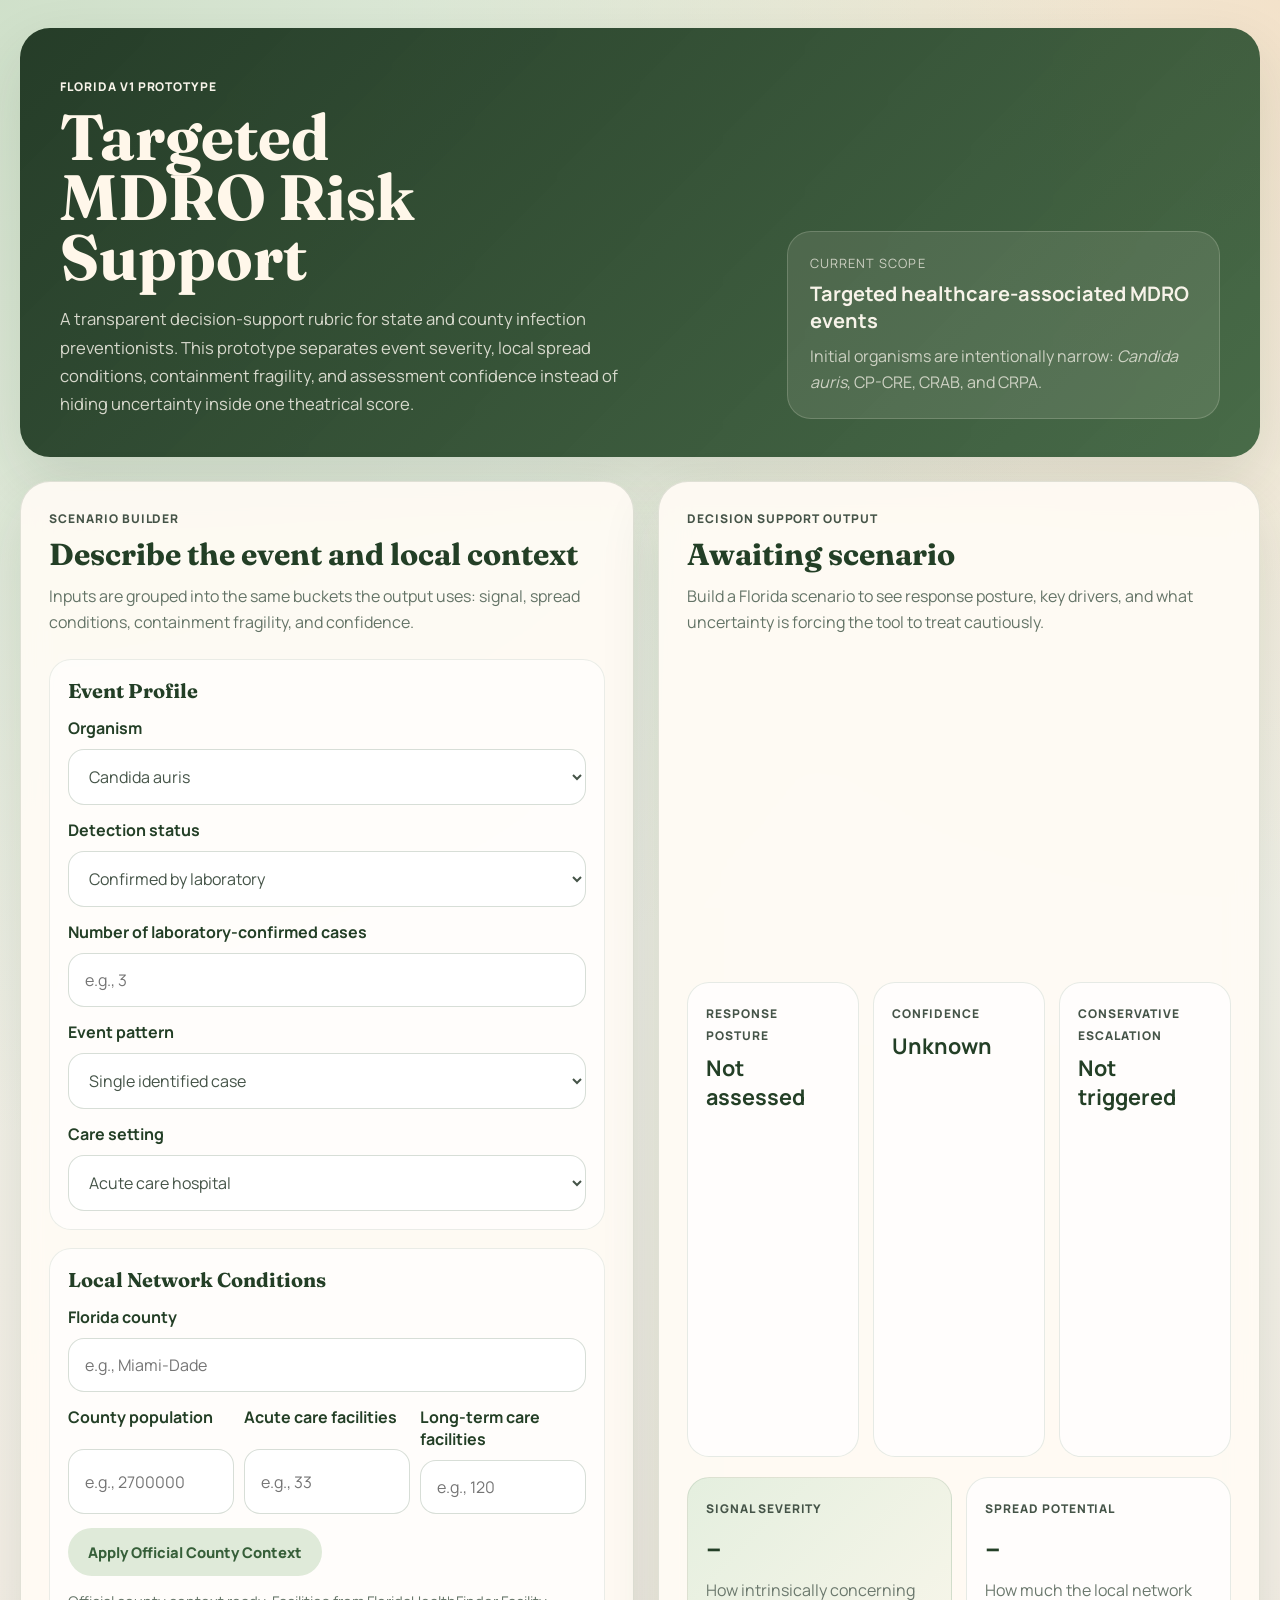
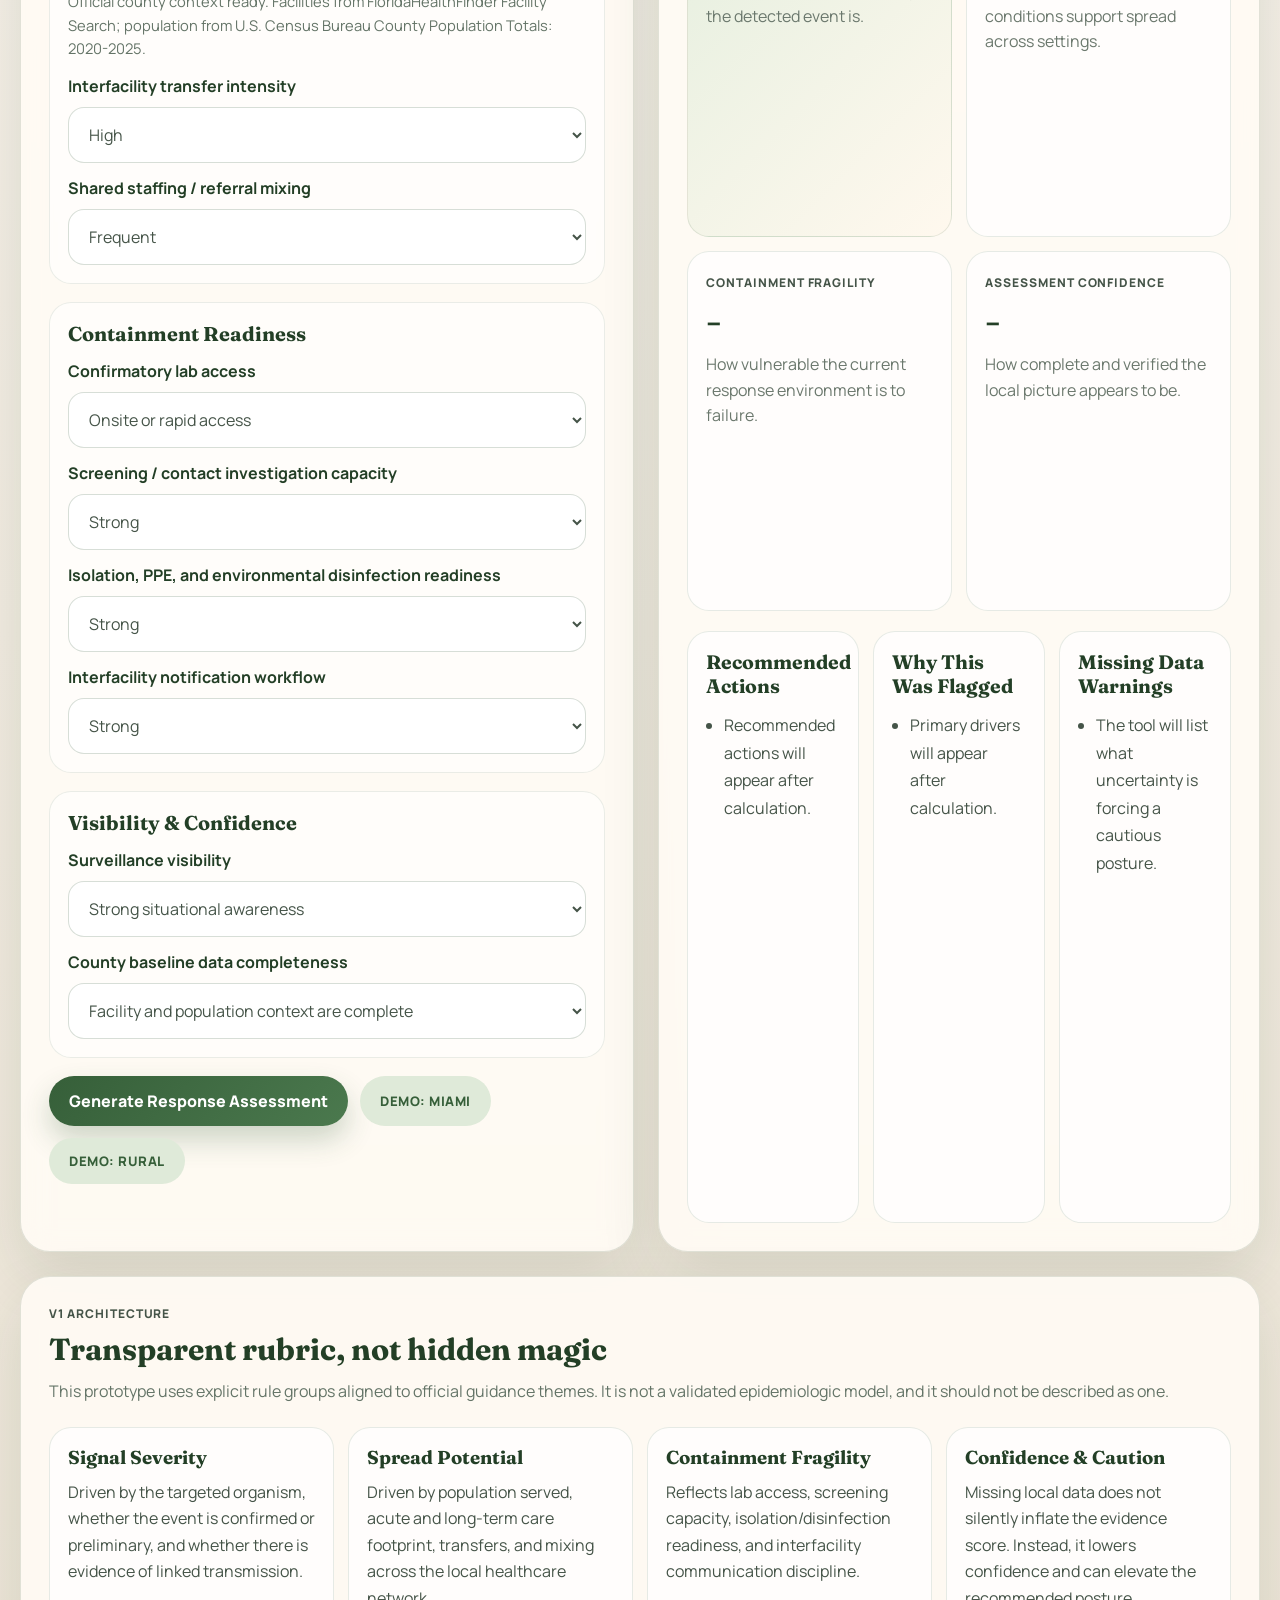
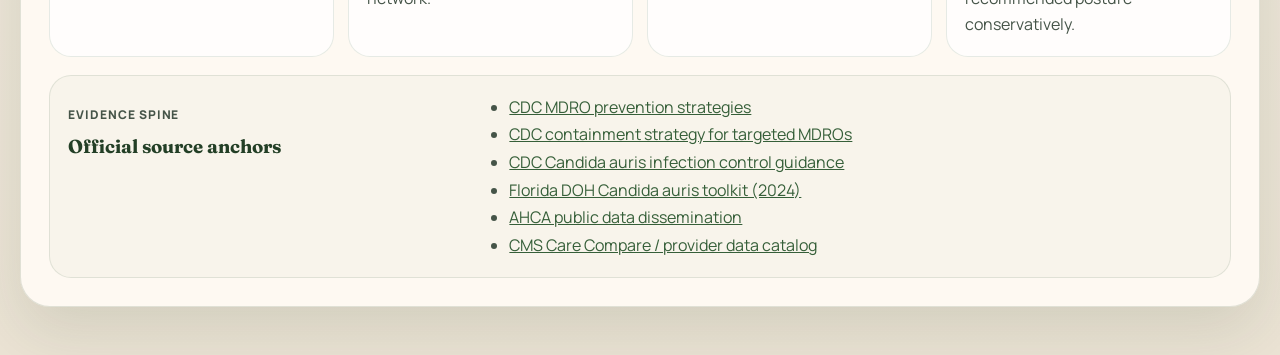
<file: index.html>
<!DOCTYPE html>
<html lang="en">
<head>
  <meta charset="UTF-8">
  <meta name="viewport" content="width=device-width, initial-scale=1.0">
  <title>Florida Targeted MDRO Risk Support</title>
  <meta
    name="description"
    content="Florida-focused decision-support prototype for targeted MDRO infection prevention response."
  >
  <link rel="icon" href="data:image/svg+xml,%3Csvg xmlns='http://www.w3.org/2000/svg' viewBox='0 0 64 64'%3E%3Crect width='64' height='64' rx='14' fill='%23233f26'/%3E%3Cpath d='M18 18h28v8H18zm0 12h18v8H18zm0 12h28v8H18z' fill='%23f7f3e9'/%3E%3C/svg%3E">
  <link rel="preconnect" href="https://fonts.googleapis.com">
  <link rel="preconnect" href="https://fonts.gstatic.com" crossorigin>
  <link
    href="https://fonts.googleapis.com/css2?family=Fraunces:opsz,wght@9..144,600;9..144,700&family=Manrope:wght@400;500;600;700;800&display=swap"
    rel="stylesheet"
  >
  <link rel="stylesheet" href="./styles.css">
</head>
<body>
  <div class="page-shell">
    <header class="hero">
      <div class="hero-copy-wrap">
        <p class="eyebrow">Florida V1 Prototype</p>
        <h1>Targeted MDRO Risk Support</h1>
        <p class="hero-copy">
          A transparent decision-support rubric for state and county infection preventionists. This
          prototype separates event severity, local spread conditions, containment fragility, and
          assessment confidence instead of hiding uncertainty inside one theatrical score.
        </p>
      </div>
      <div class="hero-note">
        <p class="hero-note-label">Current Scope</p>
        <strong>Targeted healthcare-associated MDRO events</strong>
        <p>
          Initial organisms are intentionally narrow: <em>Candida auris</em>, CP-CRE, CRAB, and CRPA.
        </p>
      </div>
    </header>

    <main class="content-grid">
      <section class="panel form-panel">
        <div class="panel-heading">
          <p class="section-tag">Scenario Builder</p>
          <h2>Describe the event and local context</h2>
          <p>
            Inputs are grouped into the same buckets the output uses: signal, spread conditions,
            containment fragility, and confidence.
          </p>
        </div>

        <form id="risk-form" novalidate>
          <div class="form-section">
            <h3>Event Profile</h3>

            <label class="field">
              <span>Organism</span>
              <select id="organism" name="organism">
                <option value="candida-auris">Candida auris</option>
                <option value="cp-cre">Carbapenemase-producing Enterobacterales (CP-CRE)</option>
                <option value="crab">Carbapenem-resistant Acinetobacter baumannii (CRAB)</option>
                <option value="crpa">Carbapenem-resistant Pseudomonas aeruginosa (CRPA)</option>
              </select>
            </label>

            <label class="field">
              <span>Detection status</span>
              <select id="detection-status" name="detectionStatus">
                <option value="confirmed">Confirmed by laboratory</option>
                <option value="suspected">Suspected or preliminary identification</option>
                <option value="screening">Colonization/screening positive</option>
              </select>
            </label>

            <label class="field">
              <span>Number of laboratory-confirmed cases</span>
              <input
                id="confirmed-case-count"
                name="confirmedCaseCount"
                type="number"
                min="0"
                step="1"
                placeholder="e.g., 3"
              >
            </label>

            <label class="field">
              <span>Event pattern</span>
              <select id="event-pattern" name="eventPattern">
                <option value="single">Single identified case</option>
                <option value="epi-link">Two or more epidemiologically linked cases</option>
                <option value="facility-transmission">Evidence of ongoing facility transmission</option>
              </select>
            </label>

            <label class="field">
              <span>Care setting</span>
              <select id="setting-type" name="settingType">
                <option value="acute">Acute care hospital</option>
                <option value="ltc">Nursing home / long-term care</option>
                <option value="ltach">LTACH / ventilator-capable post-acute</option>
                <option value="dialysis">Outpatient dialysis</option>
                <option value="mixed">Multiple linked settings</option>
              </select>
            </label>
          </div>

          <div class="form-section">
            <h3>Local Network Conditions</h3>

            <label class="field">
              <span>Florida county</span>
              <input id="county" name="county" type="text" list="county-list" placeholder="e.g., Miami-Dade">
            </label>
            <datalist id="county-list"></datalist>

            <div class="field-grid">
              <label class="field">
                <span>County population</span>
                <input id="population" name="population" type="number" min="0" step="1" placeholder="e.g., 2700000">
              </label>

              <label class="field">
                <span>Acute care facilities</span>
                <input id="acute-care" name="acuteCare" type="number" min="0" step="1" placeholder="e.g., 33">
              </label>

              <label class="field">
                <span>Long-term care facilities</span>
                <input id="long-term-care" name="longTermCare" type="number" min="0" step="1" placeholder="e.g., 120">
              </label>
            </div>

            <div class="context-actions">
              <button type="button" class="ghost-button small-button" id="context-button">Apply Official County Context</button>
            </div>
            <p class="context-note" id="context-note">
              Official county context can autofill population from the U.S. Census Bureau and facility counts from FloridaHealthFinder.
            </p>

            <label class="field">
              <span>Interfacility transfer intensity</span>
              <select id="transfer-intensity" name="transferIntensity">
                <option value="high">High</option>
                <option value="medium">Moderate</option>
                <option value="low">Low</option>
                <option value="unknown">Unknown</option>
              </select>
            </label>

            <label class="field">
              <span>Shared staffing / referral mixing</span>
              <select id="shared-staffing" name="sharedStaffing">
                <option value="frequent">Frequent</option>
                <option value="some">Some</option>
                <option value="limited">Limited</option>
                <option value="unknown">Unknown</option>
              </select>
            </label>
          </div>

          <div class="form-section">
            <h3>Containment Readiness</h3>

            <label class="field">
              <span>Confirmatory lab access</span>
              <select id="lab-access" name="labAccess">
                <option value="onsite">Onsite or rapid access</option>
                <option value="state">State/public health lab route available</option>
                <option value="limited">Limited or delayed access</option>
                <option value="unknown">Unknown</option>
              </select>
            </label>

            <label class="field">
              <span>Screening / contact investigation capacity</span>
              <select id="screening-capacity" name="screeningCapacity">
                <option value="strong">Strong</option>
                <option value="partial">Partial</option>
                <option value="weak">Weak</option>
                <option value="unknown">Unknown</option>
              </select>
            </label>

            <label class="field">
              <span>Isolation, PPE, and environmental disinfection readiness</span>
              <select id="ipc-readiness" name="ipcReadiness">
                <option value="strong">Strong</option>
                <option value="partial">Partial</option>
                <option value="weak">Weak</option>
                <option value="unknown">Unknown</option>
              </select>
            </label>

            <label class="field">
              <span>Interfacility notification workflow</span>
              <select id="notification-workflow" name="notificationWorkflow">
                <option value="strong">Strong</option>
                <option value="partial">Partial</option>
                <option value="weak">Weak</option>
                <option value="unknown">Unknown</option>
              </select>
            </label>
          </div>

          <div class="form-section">
            <h3>Visibility & Confidence</h3>

            <label class="field">
              <span>Surveillance visibility</span>
              <select id="visibility" name="visibility">
                <option value="strong">Strong situational awareness</option>
                <option value="partial">Partial visibility</option>
                <option value="weak">Weak visibility</option>
                <option value="unknown">Unknown</option>
              </select>
            </label>

            <label class="field">
              <span>County baseline data completeness</span>
              <select id="baseline-completeness" name="baselineCompleteness">
                <option value="strong">Facility and population context are complete</option>
                <option value="partial">Some local context is missing</option>
                <option value="weak">Most local context is missing</option>
              </select>
            </label>
          </div>

          <div class="actions">
            <button type="submit" class="primary-button">Generate Response Assessment</button>
            <button type="button" class="ghost-button demo-button" id="urban-sample-button">Demo: Miami</button>
            <button type="button" class="ghost-button demo-button" id="rural-sample-button">Demo: Rural</button>
          </div>

          <p id="form-message" class="form-message" aria-live="polite"></p>
        </form>
      </section>

      <section class="panel results-panel" aria-live="polite">
        <div class="results-header">
          <p class="section-tag">Decision Support Output</p>
          <h2 id="risk-title">Awaiting scenario</h2>
          <p id="risk-summary">
            Build a Florida scenario to see response posture, key drivers, and what uncertainty is
            forcing the tool to treat cautiously.
          </p>
        </div>

        <div class="badge-row">
          <article class="status-chip">
            <span>Response posture</span>
            <strong id="response-posture">Not assessed</strong>
          </article>
          <article class="status-chip">
            <span>Confidence</span>
            <strong id="confidence-label">Unknown</strong>
          </article>
          <article class="status-chip">
            <span>Conservative escalation</span>
            <strong id="escalation-label">Not triggered</strong>
          </article>
        </div>

        <div class="metric-grid metric-grid-wide">
          <article class="metric-card metric-card-emphasis">
            <span>Signal severity</span>
            <strong id="metric-signal">--</strong>
            <p>How intrinsically concerning the detected event is.</p>
          </article>
          <article class="metric-card">
            <span>Spread potential</span>
            <strong id="metric-spread">--</strong>
            <p>How much the local network conditions support spread across settings.</p>
          </article>
          <article class="metric-card">
            <span>Containment fragility</span>
            <strong id="metric-fragility">--</strong>
            <p>How vulnerable the current response environment is to failure.</p>
          </article>
          <article class="metric-card">
            <span>Assessment confidence</span>
            <strong id="metric-confidence">--</strong>
            <p>How complete and verified the local picture appears to be.</p>
          </article>
        </div>

        <div class="insight-layout insight-layout-wide">
          <article class="insight-card">
            <h3>Recommended Actions</h3>
            <ul id="action-list">
              <li>Recommended actions will appear after calculation.</li>
            </ul>
          </article>

          <article class="insight-card">
            <h3>Why This Was Flagged</h3>
            <ul id="driver-list">
              <li>Primary drivers will appear after calculation.</li>
            </ul>
          </article>

          <article class="insight-card">
            <h3>Missing Data Warnings</h3>
            <ul id="warning-list">
              <li>The tool will list what uncertainty is forcing a cautious posture.</li>
            </ul>
          </article>
        </div>
      </section>

      <section class="panel methodology-panel">
        <div class="panel-heading">
          <p class="section-tag">V1 Architecture</p>
          <h2>Transparent rubric, not hidden magic</h2>
          <p>
            This prototype uses explicit rule groups aligned to official guidance themes. It is not a
            validated epidemiologic model, and it should not be described as one.
          </p>
        </div>

        <div class="methodology-list methodology-list-wide">
          <article>
            <h3>Signal Severity</h3>
            <p>
              Driven by the targeted organism, whether the event is confirmed or preliminary, and
              whether there is evidence of linked transmission.
            </p>
          </article>
          <article>
            <h3>Spread Potential</h3>
            <p>
              Driven by population served, acute and long-term care footprint, transfers, and mixing
              across the local healthcare network.
            </p>
          </article>
          <article>
            <h3>Containment Fragility</h3>
            <p>
              Reflects lab access, screening capacity, isolation/disinfection readiness, and
              interfacility communication discipline.
            </p>
          </article>
          <article>
            <h3>Confidence & Caution</h3>
            <p>
              Missing local data does not silently inflate the evidence score. Instead, it lowers
              confidence and can elevate the recommended posture conservatively.
            </p>
          </article>
        </div>

        <div class="source-panel">
          <div>
            <p class="section-tag">Evidence Spine</p>
            <h3>Official source anchors</h3>
          </div>
          <ul class="source-list">
            <li><a href="https://www.cdc.gov/healthcare-associated-infections/php/preventing-mdros/mdro-prevention-strategies.html" target="_blank" rel="noreferrer">CDC MDRO prevention strategies</a></li>
            <li><a href="https://www.cdc.gov/healthcare-associated-infections/php/preventing-mdros/mdro-containment-strategy.html" target="_blank" rel="noreferrer">CDC containment strategy for targeted MDROs</a></li>
            <li><a href="https://www.cdc.gov/candida-auris/hcp/infection-control/index.html" target="_blank" rel="noreferrer">CDC Candida auris infection control guidance</a></li>
            <li><a href="https://www.floridahealth.gov/diseases-and-conditions/health-care-associated-infections/_documents/candida-auris-toolkit.pdf" target="_blank" rel="noreferrer">Florida DOH Candida auris toolkit (2024)</a></li>
            <li><a href="https://ahca.myflorida.com/schs/DataD/DataD.shtml" target="_blank" rel="noreferrer">AHCA public data dissemination</a></li>
            <li><a href="https://data.cms.gov/provider-data/" target="_blank" rel="noreferrer">CMS Care Compare / provider data catalog</a></li>
          </ul>
        </div>
      </section>
    </main>
  </div>

  <script src="./app.js"></script>
</body>
</html>
</file>
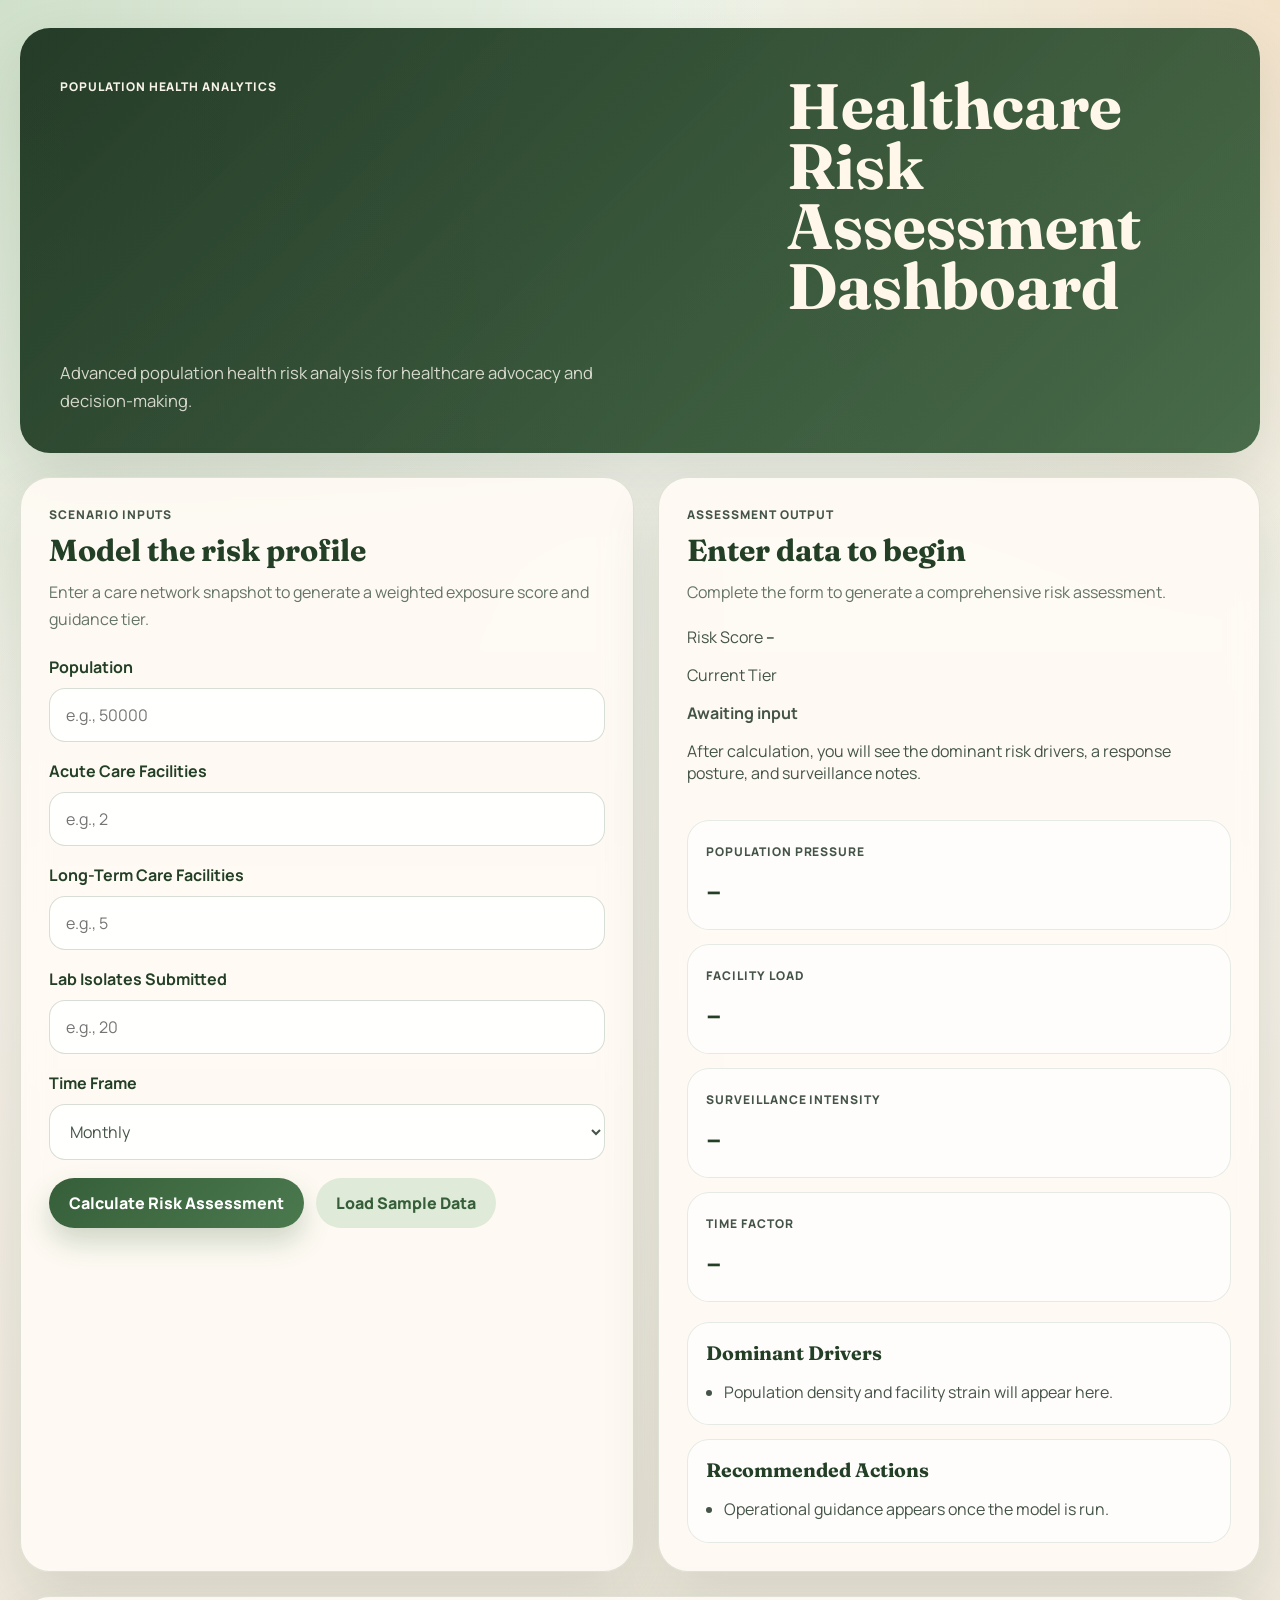
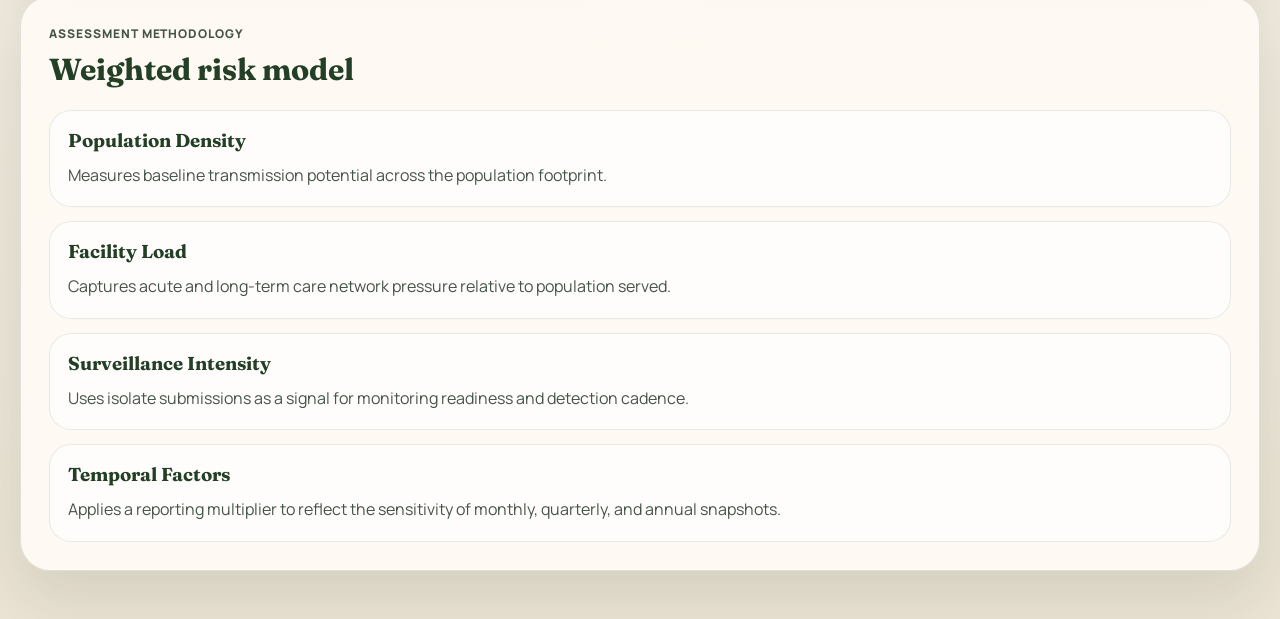
<file: enhanced-dashboard.html>
<!DOCTYPE html>
<html lang="en">
<head>
  <meta charset="UTF-8">
  <meta name="viewport" content="width=device-width, initial-scale=1.0">
  <title>Healthcare Risk Assessment Dashboard</title>
  <meta
    name="description"
    content="Interactive healthcare risk assessment dashboard for population health analytics."
  >
  <link rel="preconnect" href="https://fonts.googleapis.com">
  <link rel="preconnect" href="https://fonts.gstatic.com" crossorigin>
  <link
    href="https://fonts.googleapis.com/css2?family=Fraunces:opsz,wght@9..144,600;9..144,700&family=Manrope:wght@400;500;600;700&display=swap"
    rel="stylesheet"
  >
  <link rel="stylesheet" href="./styles.css">
</head>
<body>
  <div class="page-shell">
    <header class="hero">
      <p class="eyebrow">Population Health Analytics</p>
      <h1>Healthcare Risk Assessment Dashboard</h1>
      <p class="hero-copy">
        Advanced population health risk analysis for healthcare advocacy and decision-making.
      </p>
    </header>

    <main class="content-grid">
      <section class="panel form-panel">
        <div class="panel-heading">
          <p class="section-tag">Scenario Inputs</p>
          <h2>Model the risk profile</h2>
          <p>Enter a care network snapshot to generate a weighted exposure score and guidance tier.</p>
        </div>

        <form id="risk-form" novalidate>
          <label class="field">
            <span>Population</span>
            <input id="population" name="population" type="number" min="0" step="1" placeholder="e.g., 50000" required>
          </label>

          <label class="field">
            <span>Acute Care Facilities</span>
            <input id="acute-care" name="acuteCare" type="number" min="0" step="1" placeholder="e.g., 2" required>
          </label>

          <label class="field">
            <span>Long-Term Care Facilities</span>
            <input id="long-term-care" name="longTermCare" type="number" min="0" step="1" placeholder="e.g., 5" required>
          </label>

          <label class="field">
            <span>Lab Isolates Submitted</span>
            <input id="lab-isolates" name="labIsolates" type="number" min="0" step="1" placeholder="e.g., 20" required>
          </label>

          <label class="field">
            <span>Time Frame</span>
            <select id="time-frame" name="timeFrame">
              <option value="monthly">Monthly</option>
              <option value="quarterly">Quarterly</option>
              <option value="annual">Annual</option>
            </select>
          </label>

          <div class="actions">
            <button type="submit" class="primary-button">Calculate Risk Assessment</button>
            <button type="button" class="ghost-button" id="sample-button">Load Sample Data</button>
          </div>

          <p id="form-message" class="form-message" aria-live="polite"></p>
        </form>
      </section>

      <section class="panel results-panel" aria-live="polite">
        <div class="results-header">
          <p class="section-tag">Assessment Output</p>
          <h2 id="risk-title">Enter data to begin</h2>
          <p id="risk-summary">Complete the form to generate a comprehensive risk assessment.</p>
        </div>

        <div class="score-card">
          <div class="score-ring" id="score-ring">
            <div>
              <span class="score-label">Risk Score</span>
              <strong id="risk-score">--</strong>
            </div>
          </div>
          <div class="score-details">
            <p class="tier-label">Current Tier</p>
            <strong id="risk-tier">Awaiting input</strong>
            <p id="risk-guidance">
              After calculation, you will see the dominant risk drivers, a response posture, and surveillance notes.
            </p>
          </div>
        </div>

        <div class="metric-grid">
          <article class="metric-card">
            <span>Population pressure</span>
            <strong id="metric-population">--</strong>
          </article>
          <article class="metric-card">
            <span>Facility load</span>
            <strong id="metric-facility">--</strong>
          </article>
          <article class="metric-card">
            <span>Surveillance intensity</span>
            <strong id="metric-surveillance">--</strong>
          </article>
          <article class="metric-card">
            <span>Time factor</span>
            <strong id="metric-time">--</strong>
          </article>
        </div>

        <div class="insight-layout">
          <article class="insight-card">
            <h3>Dominant Drivers</h3>
            <ul id="driver-list">
              <li>Population density and facility strain will appear here.</li>
            </ul>
          </article>

          <article class="insight-card">
            <h3>Recommended Actions</h3>
            <ul id="action-list">
              <li>Operational guidance appears once the model is run.</li>
            </ul>
          </article>
        </div>
      </section>

      <section class="panel methodology-panel">
        <div class="panel-heading">
          <p class="section-tag">Assessment Methodology</p>
          <h2>Weighted risk model</h2>
        </div>
        <div class="methodology-list">
          <article>
            <h3>Population Density</h3>
            <p>Measures baseline transmission potential across the population footprint.</p>
          </article>
          <article>
            <h3>Facility Load</h3>
            <p>Captures acute and long-term care network pressure relative to population served.</p>
          </article>
          <article>
            <h3>Surveillance Intensity</h3>
            <p>Uses isolate submissions as a signal for monitoring readiness and detection cadence.</p>
          </article>
          <article>
            <h3>Temporal Factors</h3>
            <p>Applies a reporting multiplier to reflect the sensitivity of monthly, quarterly, and annual snapshots.</p>
          </article>
        </div>
      </section>
    </main>
  </div>

  <script src="./app.js"></script>
</body>
</html>
</file>
<file: styles.css>
:root {
  --bg: #f4efe6;
  --panel: rgba(255, 251, 245, 0.92);
  --panel-border: rgba(44, 71, 44, 0.14);
  --headline: #233f26;
  --body: #455448;
  --muted: #647467;
  --accent: #365f39;
  --accent-soft: #dfead9;
  --surface-strong: #f8f4eb;
  --ink-soft: #6b786d;
  --shadow: 0 24px 60px rgba(31, 55, 34, 0.12);
  --radius-xl: 30px;
  --radius-lg: 22px;
  --radius-md: 16px;
}

* {
  box-sizing: border-box;
}

body {
  margin: 0;
  min-height: 100vh;
  font-family: "Manrope", sans-serif;
  color: var(--body);
  background:
    radial-gradient(circle at top left, rgba(201, 220, 195, 0.82), transparent 30%),
    radial-gradient(circle at top right, rgba(247, 211, 176, 0.55), transparent 24%),
    linear-gradient(180deg, #eef4ea 0%, var(--bg) 44%, #ebe3d4 100%);
}

a {
  color: var(--accent);
}

.page-shell {
  width: min(1240px, calc(100% - 32px));
  margin: 0 auto;
  padding: 28px 0 48px;
}

.hero {
  display: grid;
  grid-template-columns: 1.3fr 0.8fr;
  gap: 24px;
  padding: 38px 40px;
  border-radius: var(--radius-xl);
  background:
    linear-gradient(135deg, rgba(31, 55, 34, 0.97), rgba(58, 96, 60, 0.92)),
    linear-gradient(90deg, rgba(255, 255, 255, 0.06), transparent);
  color: #f7f3e9;
  box-shadow: var(--shadow);
}

.eyebrow,
.section-tag,
.metric-card span,
.status-chip span {
  letter-spacing: 0.08em;
  text-transform: uppercase;
  font-size: 0.75rem;
  font-weight: 800;
}

.hero h1,
.panel h2,
.form-section h3,
.insight-card h3,
.methodology-list h3,
.source-panel h3 {
  margin: 0;
  font-family: "Fraunces", serif;
  font-weight: 700;
  color: var(--headline);
}

.hero h1 {
  margin-top: 10px;
  color: #fff7ea;
  font-size: clamp(2.5rem, 5vw, 4.3rem);
  line-height: 0.94;
  max-width: 9ch;
}

.hero-copy {
  margin: 18px 0 0;
  max-width: 58ch;
  font-size: 1.04rem;
  line-height: 1.7;
  color: rgba(247, 243, 233, 0.84);
}

.hero-note {
  align-self: end;
  padding: 22px;
  border-radius: 24px;
  background: rgba(251, 245, 235, 0.1);
  border: 1px solid rgba(255, 247, 234, 0.18);
}

.hero-note-label {
  margin: 0;
  font-size: 0.8rem;
  text-transform: uppercase;
  letter-spacing: 0.08em;
  color: rgba(247, 243, 233, 0.75);
}

.hero-note strong {
  display: block;
  margin-top: 8px;
  font-size: 1.25rem;
}

.hero-note p:last-child {
  margin: 10px 0 0;
  color: rgba(247, 243, 233, 0.75);
  line-height: 1.6;
}

.content-grid {
  display: grid;
  grid-template-columns: 1.02fr 1fr;
  gap: 24px;
  margin-top: 24px;
}

.panel {
  border: 1px solid var(--panel-border);
  border-radius: var(--radius-xl);
  background: var(--panel);
  box-shadow: var(--shadow);
  backdrop-filter: blur(14px);
}

.form-panel,
.results-panel,
.methodology-panel {
  padding: 28px;
}

.panel-heading p,
.results-header p {
  margin: 0;
}

.panel-heading h2,
.results-header h2 {
  margin-top: 8px;
  font-size: 1.9rem;
}

.panel-heading > p:last-child,
.results-header > p:last-child {
  margin-top: 10px;
  line-height: 1.65;
  color: var(--muted);
}

#risk-form {
  display: grid;
  gap: 18px;
  margin-top: 24px;
}

.form-section {
  display: grid;
  gap: 14px;
  padding: 18px;
  border-radius: var(--radius-lg);
  background: rgba(255, 255, 255, 0.6);
  border: 1px solid rgba(55, 93, 57, 0.1);
}

.form-section h3 {
  font-size: 1.25rem;
}

.field,
.field-grid {
  display: grid;
  gap: 10px;
}

.field-grid {
  grid-template-columns: repeat(3, minmax(0, 1fr));
}

.field span {
  font-weight: 700;
  color: var(--headline);
}

input,
select,
button {
  font: inherit;
}

input,
select {
  width: 100%;
  padding: 15px 16px;
  border: 1px solid rgba(55, 93, 57, 0.2);
  border-radius: var(--radius-md);
  background: rgba(255, 255, 255, 0.86);
  color: var(--body);
  transition: border-color 160ms ease, box-shadow 160ms ease, transform 160ms ease;
}

input:focus,
select:focus {
  outline: none;
  border-color: rgba(54, 95, 57, 0.6);
  box-shadow: 0 0 0 4px rgba(54, 95, 57, 0.12);
  transform: translateY(-1px);
}

.actions {
  display: flex;
  gap: 12px;
  flex-wrap: wrap;
}

.context-actions {
  display: flex;
}

.small-button {
  padding: 11px 16px;
  font-size: 0.92rem;
}

.demo-button {
  padding: 9px 14px;
  font-size: 0.82rem;
  letter-spacing: 0.04em;
  text-transform: uppercase;
  background: rgba(223, 234, 217, 0.7);
}

.context-note {
  margin: 0;
  font-size: 0.92rem;
  line-height: 1.6;
  color: var(--muted);
}

.primary-button,
.ghost-button {
  border: none;
  border-radius: 999px;
  padding: 14px 20px;
  cursor: pointer;
  font-weight: 800;
  transition: transform 160ms ease, box-shadow 160ms ease;
}

.primary-button {
  background: linear-gradient(135deg, var(--accent), #4b794e);
  color: #fff;
  box-shadow: 0 14px 28px rgba(54, 95, 57, 0.24);
}

.ghost-button {
  background: var(--accent-soft);
  color: var(--accent);
}

.primary-button:hover,
.ghost-button:hover {
  transform: translateY(-1px);
}

.form-message {
  min-height: 1.4em;
  margin: 0;
  font-size: 0.95rem;
  color: var(--muted);
}

.results-panel {
  display: grid;
  gap: 20px;
}

.badge-row {
  display: grid;
  grid-template-columns: repeat(3, minmax(0, 1fr));
  gap: 14px;
}

.status-chip,
.metric-card,
.insight-card,
.methodology-list article,
.source-panel {
  padding: 18px;
  border-radius: var(--radius-lg);
  background: rgba(255, 255, 255, 0.72);
  border: 1px solid rgba(55, 93, 57, 0.12);
}

.status-chip strong {
  display: block;
  margin-top: 8px;
  font-size: 1.35rem;
  color: var(--headline);
}

.metric-grid {
  display: grid;
  gap: 14px;
}

.metric-grid-wide {
  grid-template-columns: repeat(2, minmax(0, 1fr));
}

.metric-card strong {
  display: block;
  margin-top: 10px;
  font-size: 1.8rem;
  color: var(--headline);
}

.metric-card p {
  margin: 10px 0 0;
  line-height: 1.6;
  color: var(--ink-soft);
}

.metric-card-emphasis {
  background: linear-gradient(135deg, rgba(227, 238, 221, 0.95), rgba(255, 248, 237, 0.95));
}

.insight-layout {
  display: grid;
  gap: 14px;
}

.insight-layout-wide {
  grid-template-columns: repeat(3, minmax(0, 1fr));
}

.insight-card h3 {
  font-size: 1.22rem;
}

.insight-card ul,
.source-list {
  margin: 14px 0 0;
  padding-left: 18px;
  line-height: 1.72;
}

.methodology-panel {
  grid-column: 1 / -1;
}

.methodology-list {
  display: grid;
  gap: 14px;
  margin-top: 22px;
}

.methodology-list-wide {
  grid-template-columns: repeat(4, minmax(0, 1fr));
}

.methodology-list article p {
  margin: 10px 0 0;
  line-height: 1.66;
}

.source-panel {
  display: grid;
  grid-template-columns: 0.72fr 1.28fr;
  gap: 18px;
  margin-top: 18px;
  background: var(--surface-strong);
}

.source-list {
  margin: 0;
}

@media (max-width: 1080px) {
  .content-grid,
  .hero {
    grid-template-columns: 1fr;
  }

  .methodology-list-wide,
  .insight-layout-wide {
    grid-template-columns: repeat(2, minmax(0, 1fr));
  }

  .field-grid {
    grid-template-columns: 1fr;
  }
}

@media (max-width: 760px) {
  .page-shell {
    width: min(100% - 20px, 1240px);
    padding-top: 10px;
  }

  .hero,
  .form-panel,
  .results-panel,
  .methodology-panel {
    padding: 22px;
  }

  .badge-row,
  .metric-grid-wide,
  .insight-layout-wide,
  .methodology-list-wide,
  .source-panel {
    grid-template-columns: 1fr;
  }

  .actions {
    flex-direction: column;
  }
}
</file>
